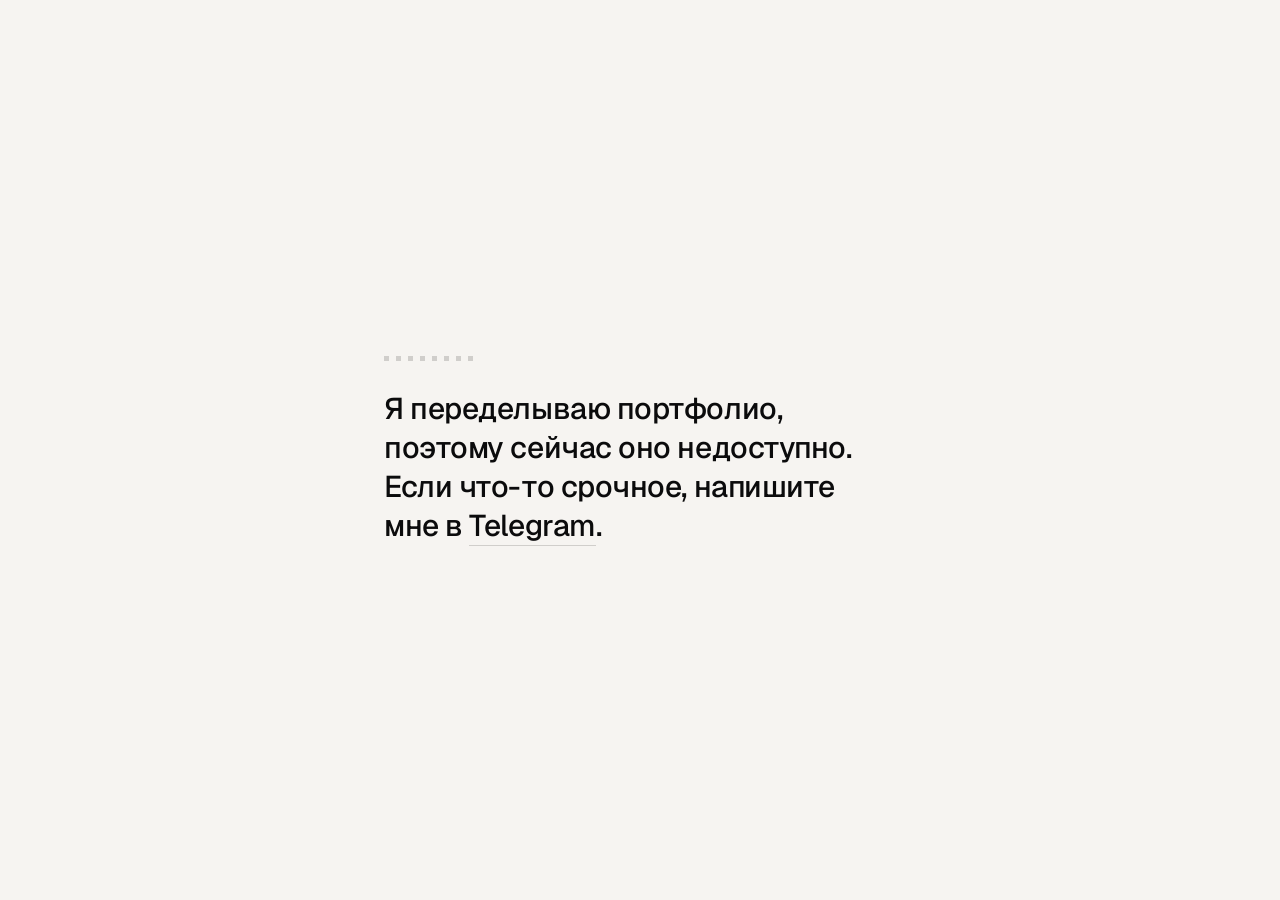
<file: maintenance.html>
<!DOCTYPE html>
<html lang="ru">
<head>
<meta charset="utf-8">
<meta name="viewport" content="width=device-width, initial-scale=1">
<meta name="color-scheme" content="light dark">
<meta name="theme-color" content="#F6F4F1" media="(prefers-color-scheme: light)">
<meta name="theme-color" content="#1A1918" media="(prefers-color-scheme: dark)">
<!-- Пока сайт переделывается, поисковику здесь нечего индексировать. -->
<meta name="robots" content="noindex">
<title>Сайт переделывается · FIR</title>
<link rel="icon" href="/favicon.svg" type="image/svg+xml">
<!-- Заглушка самодостаточна: стили портфолио она не тянет, потому что на время
     переделки все остальные адреса, включая css/, уводит на неё vercel.json.
     Открытыми оставлены только шрифты и иконка. -->
<style>
  @font-face{font-family:"Geist";src:url(/assets/fonts/geist-cyrillic.woff2) format("woff2");
    font-weight:100 900;font-display:swap;unicode-range:U+0400-045F,U+0490-0491,U+04B0-04B1,U+2116}
  @font-face{font-family:"Geist";src:url(/assets/fonts/geist-latin.woff2) format("woff2");
    font-weight:100 900;font-display:swap;unicode-range:U+0000-00FF,U+0131,U+0152-0153,U+02BB-02BC,U+02C6,U+02DA,U+02DC,U+2000-206F,U+20AC,U+2122,U+2191,U+2193,U+2212,U+2215,U+FEFF,U+FFFD}

  :root{--bg:#F6F4F1;--ink:#0B0B0C;--ink-2:rgba(11,11,12,.62);--hair:rgba(11,11,12,.16);--accent:#E4573A}
  @media (prefers-color-scheme: dark){
    :root{--bg:#1A1918;--ink:#EDEBE8;--ink-2:rgba(237,235,232,.64);--hair:rgba(237,235,232,.18);--accent:#EE6144}
  }

  html,body{height:100%}
  body{margin:0;background:var(--bg);color:var(--ink);
    font-family:"Geist",system-ui,-apple-system,"Segoe UI",sans-serif;
    -webkit-font-smoothing:antialiased;
    display:grid;place-items:center;padding:24px 16px;box-sizing:border-box}

  main{max-width:32rem}
  h1{margin:0;font-size:clamp(22px,4.4vw,30px);line-height:1.3;
    font-weight:500;letter-spacing:-.015em;text-wrap:pretty}
  a{color:var(--ink);text-decoration:none;
    border-bottom:1px solid var(--hair);transition:color .2s,border-color .2s}
  a:hover,a:focus-visible{color:var(--accent);border-color:var(--accent);outline:none}

  /* Загрузка собрана из того же словаря, что разделитель .rule на сайте:
     квадрат 5px с шагом 12px. Квадраты по очереди загораются коралловым,
     темнеют до цвета текста и гаснут той же волной, поэтому ряд всё время
     строится и рассыпается, ни разу не замирая целиком. */
  .load{display:flex;gap:7px;margin:0 0 28px}
  .load i{width:5px;height:5px;background:var(--hair);
    animation:build 2.4s calc(var(--i) * .12s) infinite both}
  @keyframes build{
    0%,100%{background:var(--hair)}
    8%{background:var(--accent)}
    18%,62%{background:var(--ink)}
    76%{background:var(--hair)}
  }
  @media (prefers-reduced-motion: reduce){
    .load i{animation:none;background:var(--ink)}
    .load i:first-child{background:var(--accent)}
  }
</style>
</head>
<body>
  <main>
    <div class="load" aria-hidden="true">
      <i style="--i:0"></i><i style="--i:1"></i><i style="--i:2"></i><i style="--i:3"></i>
      <i style="--i:4"></i><i style="--i:5"></i><i style="--i:6"></i><i style="--i:7"></i>
    </div>
    <h1>Я переделываю портфолио, поэтому сейчас оно недоступно. Если что-то срочное, напишите мне в&nbsp;<a href="https://t.me/deadlif1" target="_blank" rel="noopener">Telegram</a>.</h1>
  </main>
</body>
</html>
</file>
